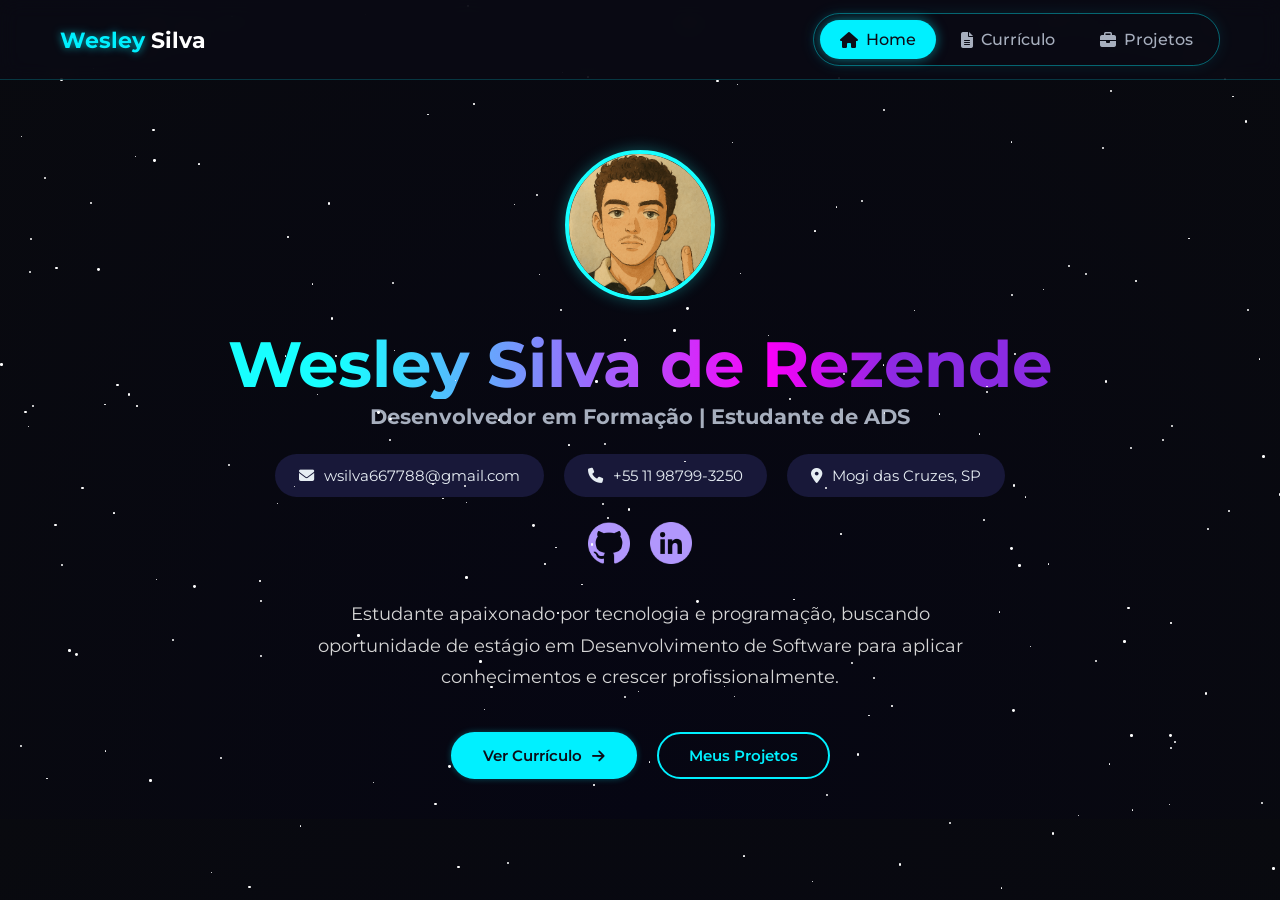
<file: index.html>
<!DOCTYPE html>
<html lang="pt-BR">
<head>
  <meta charset="UTF-8">
  <meta name="viewport" content="width=device-width, initial-scale=1.0">
  <link rel="stylesheet" href="colors.css"> <link rel="stylesheet" href="style.css">
  <link rel="stylesheet" href="https://cdnjs.cloudflare.com/ajax/libs/font-awesome/6.5.1/css/all.min.css">
  <link rel="stylesheet" href="background.css">
  <link rel="stylesheet" href="style_index.css">
  <link href="https://fonts.googleapis.com/css2?family=Montserrat:wght@400;500;700;800&display=swap" rel="stylesheet">
  <link rel="icon" type="image/png" href="img/favicon-96x96.png" sizes="96x96" />
  <link rel="icon" type="imagem/svg+xml" href="img/favicon.svg" />
  <link rel="ícone do atalho" href="img/favicon.ico" />
  <link rel="apple-touch-icon" sizes="180x180" href="img/apple-touch-icon.png" />
  <link rel="manifest" href="img/site.webmanifest" />

  <title>Portfólio | Wesley Silva</title>
</head>
<body>

  <nav class="navbar">
    <div class="logo">
    <a href="index.html" class="logo">
        <span class="nome">Wesley</span>
        <span class="sobrenome">Silva</span>
  </a>
    </div>

    <ul class="menu">
      <li><a href="index.html" class="ativo"><i class="fa-solid fa-house"></i> Home</a></li>
      <li><a href="curriculo.html"><i class="fa-solid fa-file-lines"></i> Currículo</a></li>
      <li><a href="projetos.html"><i class="fa-solid fa-briefcase"></i> Projetos</a></li>
    </ul>
  </nav>

  <main class="hero-content" id="home">

    <img src="img/eu.png" alt="Foto de Wesley Silva" class="foto-perfil">



    <h1>Wesley Silva de Rezende</h1>
    <h2>Desenvolvedor em Formação | Estudante de ADS</h2>

    <div class="contato-container">
      <a href="mailto:wsilva667788@gmail.com" class="info-box">
        <i class="fa-solid fa-envelope"></i>
        <span>wsilva667788@gmail.com</span>
      </a>

      <a href="tel:+5511987993250" class="info-box">
        <i class="fa-solid fa-phone"></i>
        <span>+55 11 98799-3250</span>
      </a>

      <div class="info-box">
        <i class="fa-solid fa-location-dot"></i>
        <span>Mogi das Cruzes, SP</span>
      </div>
    </div>

    <div class="social-links">
      <a href="https://github.com/SlvWes" target="_blank">
        <img src="img/github.png" alt="GitHub">
      </a>
      <a href="https://www.linkedin.com/in/wesley-s-rezende" target="_blank">
        <img src="img/linkedin.png" alt="LinkedIn">
      </a>
    </div>

    <div class="descricao">
      <p>
        Estudante apaixonado por tecnologia e programação, buscando oportunidade de estágio
        em Desenvolvimento de Software para aplicar conhecimentos e crescer profissionalmente.
      </p>
    </div>

    <div class="botoes-acao">
      <a href="curriculo.html" class="botao botao-primario" >
        Ver Currículo <i class="fa-solid fa-arrow-right"></i>
      </a>
      <a href="projetos.html" class="botao botao-secundario">Meus Projetos</a>
    </div>
  </main>

  <script src="script.js"></script>
</body>
</html>
</file>
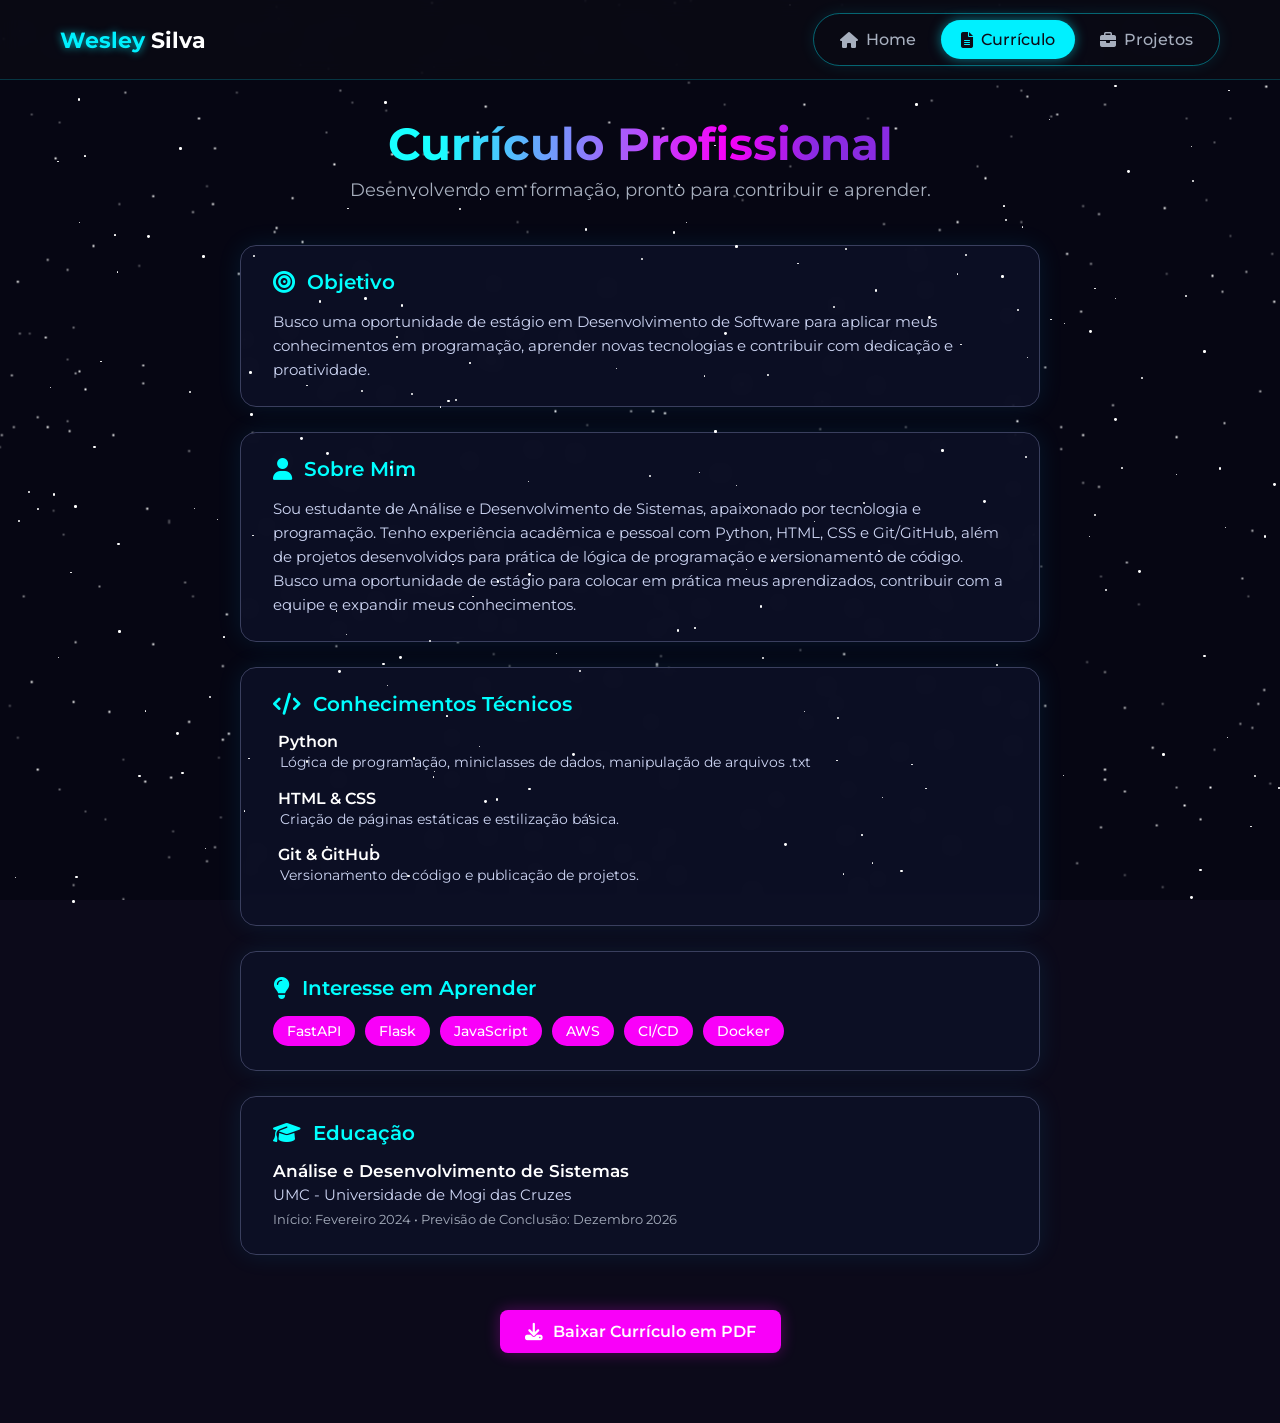
<file: curriculo.html>
<!DOCTYPE html>
<html lang="pt-BR">
<head>
  <meta charset="UTF-8">
  <meta name="viewport" content="width=device-width, initial-scale=1.0">
  <link rel="stylesheet" href="colors.css">
  <link rel="stylesheet" href="style.css"> <link rel="stylesheet" href="https://cdnjs.cloudflare.com/ajax/libs/font-awesome/6.5.1/css/all.min.css">
  <link rel="stylesheet" href="background.css">
  <link rel="stylesheet" href="style_curriculo.css"> <link href="https://fonts.googleapis.com/css2?family=Montserrat:wght@400;500;600;700&display=swap" rel="stylesheet">

  <link rel="icon" type="image/png" href="img/favicon-96x96.png" sizes="96x96" />
  <link rel="icon" type="image/svg+xml" href="img/favicon.svg" />
  <link rel="shortcut icon" href="img/favicon.ico" /> <link rel="apple-touch-icon" sizes="180x180" href="img/apple-touch-icon.png" />
  <link rel="manifest" href="img/site.webmanifest" />
  
  <title>Currículo | Wesley Silva</title>
</head>
<body>

  <nav class="navbar">
    <div class="logo">
      <a href="index.html" class="logo">
          <span class="nome">Wesley</span>
          <span class="sobrenome">Silva</span>
      </a>
    </div>

    <ul class="menu">
      <li><a href="index.html"><i class="fa-solid fa-house"></i> Home</a></li>
      <li><a href="curriculo.html" class="ativo"><i class="fa-solid fa-file-lines"></i> Currículo</a></li>
      <li><a href="projetos.html"><i class="fa-solid fa-briefcase"></i> Projetos</a></li>
    </ul>
  </nav>

  <main class="curriculo-container">
    <header class="header-curriculo">
      <h1>Currículo Profissional</h1>
      <p>Desenvolvendo em formação, pronto para contribuir e aprender.</p>
    </header>

    <div class="curriculo-card">
      <div class="card-header">
          <i class="fa-solid fa-bullseye"></i>
          <h2>Objetivo</h2>
      </div>
      <p>
          Busco uma oportunidade de estágio em Desenvolvimento de Software para aplicar meus conhecimentos em 
          programação, aprender novas tecnologias e contribuir com dedicação e proatividade.
      </p>
    </div>

    <div class="curriculo-card">
      <div class="card-header">
        <i class="fa-solid fa-user"></i>
        <h2>Sobre Mim</h2>
      </div>
      <p>
        Sou estudante de Análise e Desenvolvimento de Sistemas, apaixonado por tecnologia e programação. Tenho experiência acadêmica e pessoal com Python, HTML, CSS e Git/GitHub, além de projetos desenvolvidos para prática de lógica de programação e versionamento de código. Busco uma oportunidade de estágio para colocar em prática meus aprendizados, contribuir com a equipe e expandir meus conhecimentos.
      </p>
    </div>

    <div class="curriculo-card">
      <div class="card-header">
        <i class="fa-solid fa-code"></i>
        <h2>Conhecimentos Técnicos</h2>
      </div>
      <ul class="conhecimentos-lista">
        <li>
          <strong>Python</strong>
          <p>Lógica de programação, miniclasses de dados, manipulação de arquivos .txt</p>
        </li>
        <li>
          <strong>HTML & CSS</strong>
          <p>Criação de páginas estáticas e estilização básica.</p>
        </li>
        <li>
          <strong>Git & GitHub</strong>
          <p>Versionamento de código e publicação de projetos.</p>
        </li>
      </ul>
    </div>

    <div class="curriculo-card">
      <div class="card-header">
        <i class="fa-solid fa-lightbulb"></i>
        <h2>Interesse em Aprender</h2>
      </div>
      <div class="tags-container">
        <span class="tag">FastAPI</span>
        <span class="tag">Flask</span>
        <span class="tag">JavaScript</span>
        <span class="tag">AWS</span>
        <span class="tag">CI/CD</span>
        <span class="tag">Docker</span>
      </div>
    </div>

    <div class="curriculo-card">
      <div class="card-header">
        <i class="fa-solid fa-graduation-cap"></i>
        <h2>Educação</h2>
      </div>
      <div class="educacao-info">
        <h3>Análise e Desenvolvimento de Sistemas</h3>
        <p>UMC - Universidade de Mogi das Cruzes</p>
        <p class="educacao-periodo">Início: Fevereiro 2024 • Previsão de Conclusão: Dezembro 2026</p>
      </div>
    </div>

    <div class="download-cv-section">
        <a href="img/CurrículoWesleySilva.pdf.pdf" download class="btn-download-cv">
            <i class="fa-solid fa-download"></i> Baixar Currículo em PDF
        </a>
    </div>
  </main>
  <script src="script.js"></script>
</body>
</html>
</file>
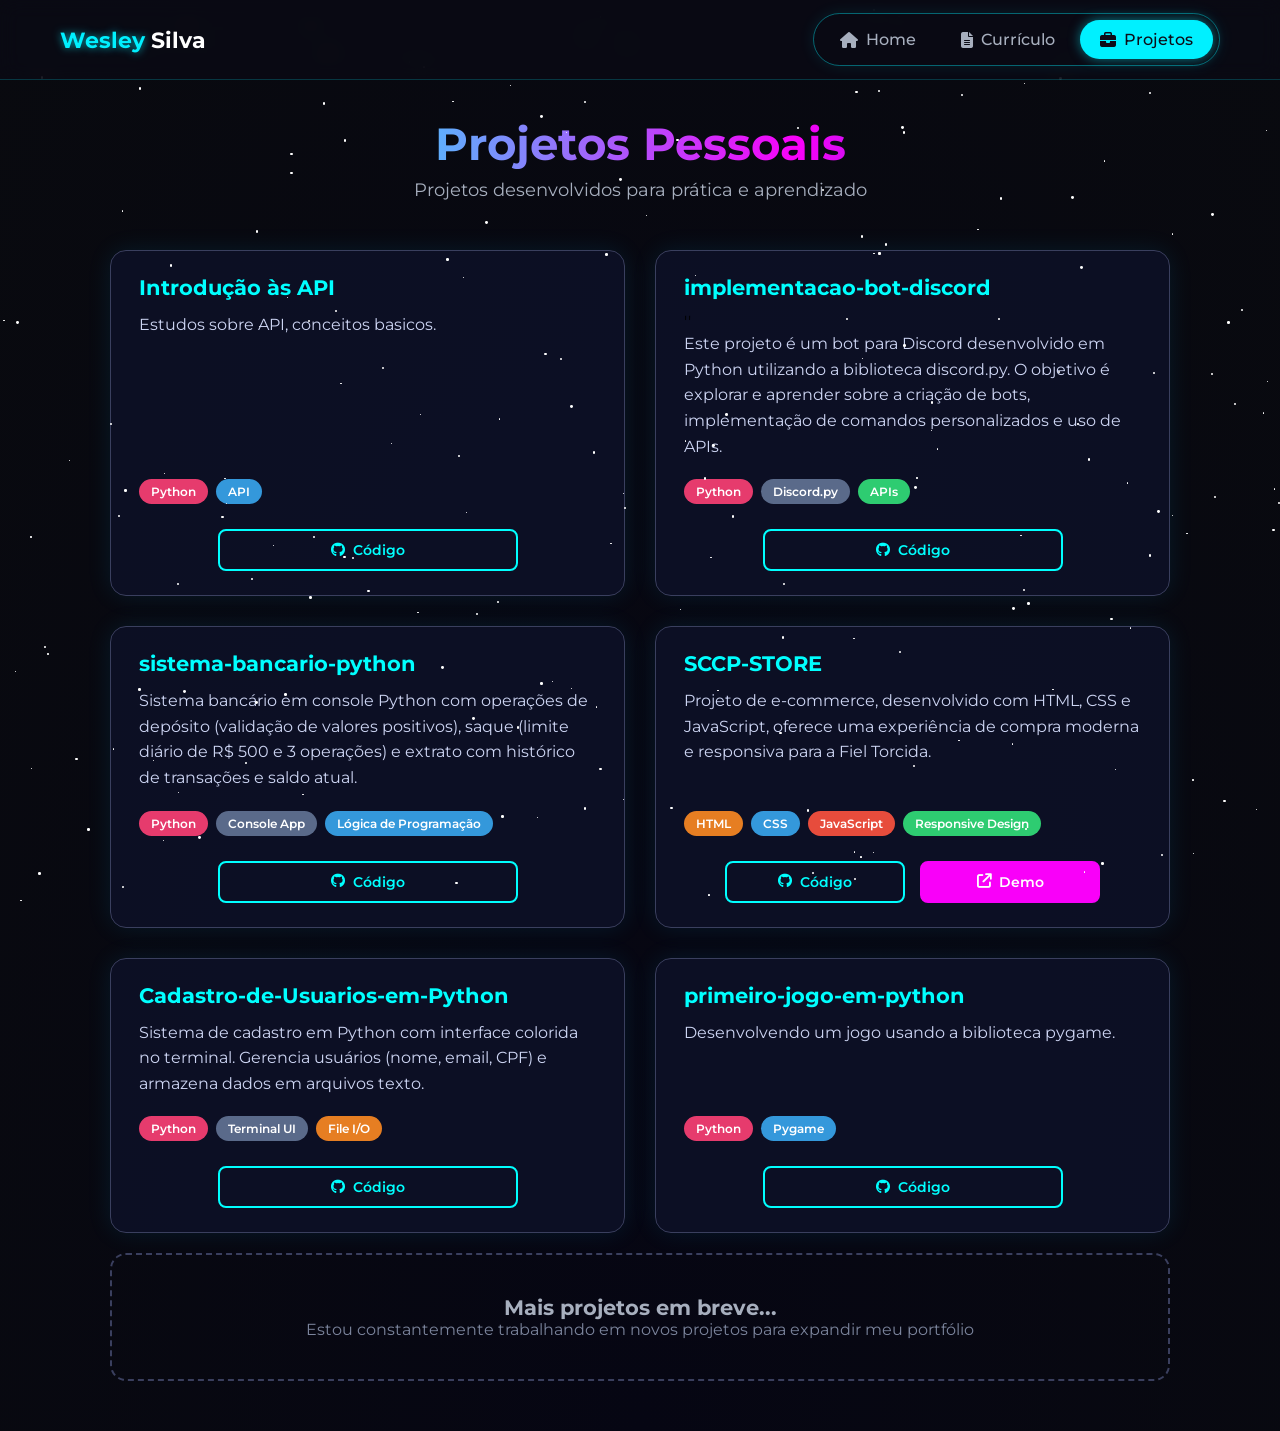
<file: projetos.html>
<!DOCTYPE html>
<html lang="pt-BR">
<head>
  <meta charset="UTF-8">
  <meta name="viewport" content="width=device-width, initial-scale=1.0">
  <title>Projetos | Wesley Silva</title>

  <link rel="icon" type="image/png" href="img/favicon-96x96.png" sizes="96x96" />
  <link rel="icon" type="imagem/svg+xml" href="img/favicon.svg" />
  <link rel="ícone do atalho" href="img/favicon.ico" />
  <link rel="apple-touch-icon" sizes="180x180" href="img/apple-touch-icon.png" />
  <link rel="manifest" href="img/site.webmanifest" />
  
  <link rel="stylesheet" href="colors.css">
  <link rel="stylesheet" href="style.css"> <link rel="stylesheet" href="style_projetos.css"> <link rel="stylesheet" href="https://cdnjs.cloudflare.com/ajax/libs/font-awesome/6.5.1/css/all.min.css"> <link rel="stylesheet" href="background.css">
  <link href="https://fonts.googleapis.com/css2?family=Montserrat:wght@400;500;600;700&display=swap" rel="stylesheet">
</head>
<body>

  <nav class="navbar">
    <div class="logo">
      <a href="index.html" class="logo">
          <span class="nome">Wesley</span>
          <span class="sobrenome">Silva</span>
      </a>
    </div>

    <ul class="menu">
      <li><a href="index.html"><i class="fa-solid fa-house"></i> Home</a></li>
      <li><a href="curriculo.html"><i class="fa-solid fa-file-lines"></i> Currículo</a></li>
      <li><a href="projetos.html" class="ativo"><i class="fa-solid fa-briefcase"></i> Projetos</a></li>
    </ul>
  </nav>

  <main class="projects-container">
    <header class="projects-header">
      <h1>Projetos Pessoais</h1>
      <p>Projetos desenvolvidos para prática e aprendizado</p>
    </header>

    <div class="projects-grid">
      <div class="project-card">
        <h3>Introdução às API</h3>
        <p>Estudos sobre API, conceitos basicos.</p>
                <div class="project-tags">
          <span class="tag tag-pink">Python</span>
          <span class="tag tag-blue">API</span>
        </div>
        <div class="project-links">
          <a href="https://github.com/SlvWes/Portfolio.git" target="_blank" class="btn btn-code"><i class="fa-brands fa-github"></i> Código</a>
        </div>
      </div>

      <div class="project-card">
        <h3>implementacao-bot-discord</h3>''
        <p>Este projeto é um bot para Discord desenvolvido em Python utilizando a biblioteca discord.py. O objetivo é explorar e aprender sobre a criação de bots, implementação de comandos personalizados e uso de APIs.</p>
        <div class="project-tags">
          <span class="tag tag-pink">Python</span>
          <span class="tag tag-grey">Discord.py</span>
          <span class="tag tag-green">APIs</span>
        </div>
        <div class="project-links">
          <a href="https://github.com/SlvWes/implementacao-bot-discord" target="_blank" class="btn btn-code"><i class="fa-brands fa-github"></i> Código</a>
        </div>
      </div>

      <div class="project-card">
        <h3>sistema-bancario-python</h3>
        <p>Sistema bancário em console Python com operações de depósito (validação de valores positivos), saque (limite diário de R$ 500 e 3 operações) e extrato com histórico de transações e saldo atual.</p>
        <div class="project-tags">
          <span class="tag tag-pink">Python</span>
          <span class="tag tag-grey">Console App</span>
          <span class="tag tag-blue">Lógica de Programação</span>
        </div>
        <div class="project-links">
          <a href="https://github.com/SlvWes/sistema-bancario-python" target="_blank" class="btn btn-code"><i class="fa-brands fa-github"></i> Código</a>
        </div>
      </div>

      <div class="project-card">
        <h3>SCCP-STORE</h3>
        <p>Projeto de e-commerce, desenvolvido com HTML, CSS e JavaScript, oferece uma experiência de compra moderna e responsiva para a Fiel Torcida.</p>
        <div class="project-tags">
          <span class="tag tag-orange">HTML</span>
          <span class="tag tag-blue">CSS</span>
          <span class="tag tag-red">JavaScript</span>
          <span class="tag tag-green">Responsive Design</span>
        </div>
        <div class="project-links">
          <a href="https://github.com/SlvWes/SCCP-STORE" target="_blank" class="btn btn-code"><i class="fa-brands fa-github"></i> Código</a>
          <a href="https://slvwes.github.io/SCCP-STORE" target="_blank" class="btn btn-demo"><i class="fa-solid fa-arrow-up-right-from-square"></i> Demo</a>
        </div>
      </div>

      <div class="project-card">
        <h3>Cadastro-de-Usuarios-em-Python</h3>
        <p>Sistema de cadastro em Python com interface colorida no terminal. Gerencia usuários (nome, email, CPF) e armazena dados em arquivos texto.</p>
        <div class="project-tags">
          <span class="tag tag-pink">Python</span>
          <span class="tag tag-grey">Terminal UI</span>
          <span class="tag tag-orange">File I/O</span>
        </div>
        <div class="project-links">
          <a href="https://github.com/SlvWes/Cadastro-de-Usuarios-em-Python" target="_blank" class="btn btn-code"><i class="fa-brands fa-github"></i> Código</a>
        </div>
      </div>
            <div class="project-card">
        <h3>primeiro-jogo-em-python</h3>
        <p>Desenvolvendo um jogo usando a biblioteca pygame.</p>
        <div class="project-tags">
          <span class="tag tag-pink">Python</span>
          <span class="tag tag-blue">Pygame</span>
        </div>
        <div class="project-links">
          <a href="https://github.com/SlvWes/primeiro-jogo-em-python" target="_blank" class="btn btn-code"><i class="fa-brands fa-github"></i> Código</a>
          
        </div>
      </div>
    </div>
    </div>

    <div class="coming-soon-card">
        <h3>Mais projetos em breve...</h3>
        <p>Estou constantemente trabalhando em novos projetos para expandir meu portfólio</p>
    </div>
  </main>
  <script src="script.js"></script>
</body>
</html>
</file>
<file: colors.css>
:root {
    /* CORES */
    --cor-fundo-principal: #060613;
    --cor-botao-contatos: rgba(26, 26, 61, 0.9);
    --cor-botao-contatos-mouse: #171736;
    --gradiente-texto-titulo: linear-gradient(90deg, var(--cor-destaque-ciano) 0%, var(--cor-destaque-magenta) 100%);

    /* GRADIENTE */
    --cor-destaque-ciano: #18FFFF; 
    --cor-destaque-magenta: #F900F9;
    --cor-destaque-roxo: #8A2BE2;
    --gradiente-texto-titulo: linear-gradient(90deg, 
    var(--cor-destaque-ciano) 15%,
    var(--cor-destaque-magenta) 65%,
    var(--cor-destaque-roxo) 80%
    );
}
</file>
<file: style.css>
/* ============================= */
/* RESET E FONTE PADRÃO */
/* ============================= */
* {
  font-family: "Montserrat", sans-serif;
  margin: 0;
  padding: 0;
  box-sizing: border-box;
}

/* ============================= */
/* NAVBAR FIXA E ESTILIZADA */
/* ============================= */
.navbar {
    position: fixed;
    top: 0;
    left: 0;
    width: 100%;
    height: 80px;
    background-color: rgba(10, 10, 20, 0.8);
    backdrop-filter: blur(10px);
    border-bottom: 1px solid rgba(0, 240, 255, 0.2);
    display: flex;
    align-items: center;
    justify-content: space-between;
    padding: 0 60px;
    z-index: 1000;
}

/* Nome "Wesley Silva" com efeito de brilho */
.logo {
    font-size: 1.4rem;
    font-weight: 700;
    user-select: none;
    text-decoration: none; /* LINHA ADICIONADA PARA REMOVER O SUBLINHADO */
}

.logo .nome {
    color: #00f0ff;
    text-shadow: 0 0 8px rgba(0, 240, 255, 0.7);
}

.logo .sobrenome {
    color: #fff;
}

/* Contêiner do menu com borda arredondada */
.menu {
    list-style: none;
    display: flex;
    gap: 5px;
    border: 1px solid rgba(0, 240, 255, 0.4);
    border-radius: 50px;
    padding: 6px;
    box-shadow: 0 0 15px rgba(0, 240, 255, 0.1);
}


/* Estilo para a Foto de Perfil na Página Inicial */
.foto-perfil {
    width: 150px; /* Largura da imagem, ajuste se necessário */
    height: 150px; /* Altura da imagem, deve ser igual à largura */
    border-radius: 50%; /* Deixa a imagem perfeitamente redonda */
    border: 4px solid var(--cor-destaque-ciano); /* Borda usando a cor do seu tema */
    box-shadow: 0 0 15px rgba(24, 255, 255, 0.3); /* Sombra para dar um brilho */
    object-fit: cover; /* Garante que a imagem preencha o círculo sem distorcer */
    margin-bottom: 25px; /* Espaço entre a foto e o título */
}


h1 {
  /* Supondo que --gradiente-texto-titulo esteja em colors.css */
  background-image: var(--gradiente-texto-titulo); 
  background-clip: text;
  -webkit-background-clip: text;
  color: transparent;
  font-weight: 700;
  line-height: 1.1;
  margin-bottom: 5px;
  overflow: visible;
  white-space: nowrap;
  font-size: clamp(2rem, 5vw, 4rem);
}

/* ============================= */
/* SUBTÍTULO */
/* ============================= */
h2 {
  color: #a7afbe;
  font-size: clamp(1rem, 2vw, 1.3rem);
  margin-top: 0;
  margin-bottom: 25px;
}
.menu li {
    display: inline-block;
}

/* Estilo geral dos links do menu */
.menu a {
    text-decoration: none;
    color: #A7AFBE;
    font-weight: 500;
    padding: 10px 20px;
    border-radius: 30px;
    transition: all 0.3s ease;
    display: flex;
    align-items: center;
    gap: 8px;
}

/* Efeito hover para os links NÃO ativos */
.menu a:not(.ativo):hover {
  background-color: transparent;
  border: 2px solid #00f0ff;
  color: #00f0ff;
  background-color: rgba(0, 240, 255, 0.15);
  box-shadow: 0 0 12px rgba(0, 240, 255, 0.3);
  transform: translateY(-3px);
}

/* Estilo do item ATIVO (com fundo) */
.menu a.ativo {
    background-color: #00f0ff;
    color: #0d0d18;
    box-shadow: 0 0 12px rgba(0, 240, 255, 0.5);
}

/* Espaço para o conteúdo não ficar escondido atrás da navbar */
body {
  padding-top: 90px;
}
</file>
<file: background.css>
body {
    margin: 0;
    background: radial-gradient(ellipse at bottom, #060613 0%, #090A0F 100%);
}


.star {
    position: absolute;
    background-color: #ffffff;
    border-radius: 50%;
    animation-name: blink;
    animation-iteration-count: infinite;
    animation-direction: alternate;
}

@keyframes blink {
    0% {
        opacity: 0.1;
    }
    50% {
        opacity: 1;
    }
    100% {
        opacity: 0.1;
    }
}

.star {
    position: absolute;
    background-color: #ffffff;
    border-radius: 50%;
    animation-name: blink;
    animation-iteration-count: infinite;
    animation-direction: alternate;
    animation-timing-function: ease-in-out;
}


.seu-conteudo {
    position: relative;
    z-index: 1;
    color: white;
    text-align: center;
    padding-top: 50px;
    font-family: sans-serif;
}
</file>
<file: style_index.css>
/* RESET */
* {
  font-family: "Montserrat", sans-serif;
  margin: 0;
  padding: 0;
  box-sizing: border-box;
}

/* NAVBAR */
.navbar {
    position: fixed;
    top: 0;
    left: 0;
    width: 100%;
    height: 80px;
    background-color: rgba(10, 10, 20, 0.8);
    backdrop-filter: blur(10px);
    border-bottom: 1px solid rgba(0, 240, 255, 0.2);
    display: flex;
    align-items: center;
    justify-content: space-between;
    padding: 0 60px;
    z-index: 1000;
}

.logo {
    font-size: 1.4rem;
    font-weight: 700;
    user-select: none;
    text-decoration: none;
}

.logo .nome {
    color: #00f0ff;
    text-shadow: 0 0 8px rgba(0, 240, 255, 0.7);
}

.logo .sobrenome {
    color: #fff;
}

.menu {
    list-style: none;
    display: flex;
    gap: 5px;
    border: 1px solid rgba(0, 240, 255, 0.4);
    border-radius: 50px;
    padding: 6px;
    box-shadow: 0 0 15px rgba(0, 240, 255, 0.1);
}

.menu li {
    display: inline-block;
}

.menu a {
    text-decoration: none;
    color: #A7AFBE;
    font-weight: 500;
    padding: 10px 20px;
    border-radius: 30px;
    transition: all 0.3s ease;
    display: flex;
    align-items: center;
    gap: 8px;
}

.menu a:not(.ativo):hover {
  background-color: transparent;
  border: 2px solid #00f0ff;
  color: #00f0ff;
  background-color: rgba(0, 240, 255, 0.15);
  box-shadow: 0 0 12px rgba(0, 240, 255, 0.3);
  transform: translateY(-3px);
}

.menu a.ativo {
    background-color: #00f0ff;
    color: #0d0d18;
    box-shadow: 0 0 12px rgba(0, 240, 255, 0.5);
}

body {
  padding-top: 90px;
}

/* CONTEÚDO PRINCIPAL */
.hero-content {
  text-align: center;
  max-width: 900px;
  padding: 0 20px;
  margin: 60px auto 40px auto;
}

/* CONTATOS */
.contato-container {
  display: flex;
  justify-content: center;
  align-items: center;
  flex-wrap: wrap;
  gap: 20px;
  margin-bottom: 25px;
}

.info-box {
  display: flex;
  align-items: center;
  background-color: var(--cor-botao-contatos); 
  color: #e6edf3;
  padding: 12px 24px;
  border-radius: 50px;
  gap: 10px;
  font-size: 0.95rem;
  text-decoration: none;
  transition: all 0.3s ease;
}

.info-box:hover {
  transform: translateY(-2px);
  background-color: var(--cor-botao-contatos-mouse);
  box-shadow: 0 0 15px rgba(0, 0, 0, 0.3);
}

/* ÍCONES SOCIAIS */
.social-links {
  display: flex;
  justify-content: center;
  gap: 20px;
  margin: 10px 0 30px 0;
}

.social-links a img {
  width: 42px;
  height: 42px;
  transition: transform 0.3s ease, filter 0.3s ease;
}

.social-links a img:hover {
  transform: scale(1.1);
  filter: brightness(1.2);
}

/* DESCRIÇÃO */
.hero-content p {
  color: #d6d6d6;
  font-size: clamp(1rem, 1.5vw, 1.15rem);
  line-height: 1.7;
  max-width: 700px;
  margin: 0 auto 40px auto;
}

/* BOTÕES */
.botoes-acao {
  display: flex;
  justify-content: center;
  align-items: center;
  flex-wrap: wrap;
  gap: 20px;
  margin-top: 10px;
}

.botao {
  display: inline-flex;
  align-items: center;
  justify-content: center;
  gap: 10px;
  font-weight: 600;
  text-decoration: none;
  padding: 12px 30px;
  border-radius: 50px;
  font-size: 0.95rem;
  cursor: pointer;
  transition: all 0.3s ease;
}

.botao-primario {
  background-color: #00f0ff;
  color: #0d0d18;
  border: 2px solid #00f0ff;
  box-shadow: 0 0 6px rgba(0, 240, 255, 0.3);
}

.botao-primario:hover {
  transform: translateY(-3px);
  box-shadow: 0 0 10px rgba(0, 240, 255, 0.6);
}

.botao-secundario {
  background-color: transparent;
  border: 2px solid #00f0ff;
  color: #00f0ff;
}

.botao-secundario:hover {
  background-color: rgba(0, 240, 255, 0.15);
  box-shadow: 0 0 12px rgba(0, 240, 255, 0.3);
  transform: translateY(-3px);
}

.botao i {
  font-size: 0.9rem;
  transition: transform 0.3s ease;
}

.botao-primario:hover i {
  transform: translateX(5px);
}
</file>
<file: style_curriculo.css>
/* RESET */
* {
    margin: 0;
    padding: 0;
    box-sizing: border-box;
}

/* BODY */
body {
    display: block;
    height: auto;
    font-family: 'Montserrat', sans-serif;
    background-color: #0c0a1a;
    background-image: url(img/image.png); 
    background-size: cover;
    background-attachment: fixed; 
    background-position: center;
    color: #e0e0e0;
    padding-top: 120px;
    padding-bottom: 50px; 
}

/* CONTAINER */
.curriculo-container {
    display: flex;
    flex-direction: column;
    align-items: center;
    gap: 25px;
    width: 100%;
    padding: 0 20px;
}

/* HEADER */
.header-curriculo {
    text-align: center;
    margin-bottom: 20px;
    max-width: 800px;
}

.header-curriculo h1 {
    background-image: var(--gradiente-texto-titulo); 
    background-clip: text;
    -webkit-background-clip: text;
    color: transparent;
    font-size: clamp(2rem, 5vw, 2.8rem);
    font-weight: 700;
}

.header-curriculo p {
    font-size: clamp(1rem, 2.5vw, 1.1rem);
    color: #a7afbe;
    margin-top: 10px;
}

/* CARDS */
.curriculo-card {
    background-color: rgba(13, 17, 39, 0.85);
    backdrop-filter: blur(5px);
    border: 1px solid #3a3f5e;
    border-radius: 16px;
    padding: 24px 32px;
    max-width: 800px;
    width: 100%;
    box-shadow: 0 0 25px rgba(0, 191, 255, 0.1);
    text-align: left;
}

.card-header {
    display: flex;
    align-items: center;
    gap: 12px;
    margin-bottom: 16px;
}

.card-header i {
    font-size: 22px;
    color: #00ffff;
}

.card-header h2 {
    font-size: 20px;
    font-weight: 600;
    color: #00ffff;
    margin: 0; 
}

.curriculo-card p {
    font-size: 15px;
    line-height: 1.6;
    color: #cdd5f3;
}

/* CONHECIMENTOS */
.conhecimentos-lista {
    list-style: none;
    padding-left: 5px;
}

.conhecimentos-lista li {
    margin-bottom: 15px;
}

.conhecimentos-lista li strong {
    color: #fff;
    font-weight: 600;
    font-size: 16px;
}

.conhecimentos-lista li p {
    font-size: 14px;
    padding-left: 2px;
}

/* TAGS */
.tags-container {
    display: flex;
    flex-wrap: wrap;
    gap: 10px;
}

.tag {
    background-color: #F900F9; 
    color: #fff;
    padding: 6px 14px;
    border-radius: 20px;
    font-size: 14px;
    font-weight: 500;
}

/* EDUCAÇÃO */
.educacao-info h3 {
    color: #fff;
    font-size: 17px;
    font-weight: 600;
}

.educacao-info p {
    font-size: 15px;
    margin-top: 2px;
}

.educacao-periodo {
    font-size: 13px !important; 
    color: #a7afbe !important;
    margin-top: 8px;
}

.tags-container {
    display: flex;
    flex-wrap: wrap;
    gap: 10px;
}

.tag {
    background-color: #F900F9; 
    color: #fff;
    padding: 6px 14px;
    border-radius: 20px;
    font-size: 14px;
    font-weight: 500;
    transition: background-color 0.3s ease, transform 0.3s ease; 
}

.tag:hover {
    background-color: #c200c2;
    transform: translateY(-2px);
}

/* BOTÃO DOWNLOAD */
.download-cv-section {
    text-align: center;
    margin-top: 30px;
    margin-bottom: 20px;
    max-width: 800px;
    width: 100%;
}

.btn-download-cv {
    display: inline-flex;
    align-items: center;
    gap: 10px;
    background-color: #F900F9;
    color: #fff;
    padding: 12px 25px;
    border-radius: 8px;
    text-decoration: none;
    font-weight: 600;
    font-size: 1rem;
    box-shadow: 0 0 15px rgba(249, 0, 249, 0.3);
    transition: background-color 0.3s ease, transform 0.3s ease, box-shadow 0.3s ease;
}

.btn-download-cv:hover {
    background-color: #c200c2;
    transform: translateY(-3px);
    box-shadow: 0 5px 20px rgba(249, 0, 249, 0.5);
}

.btn-download-cv i {
    font-size: 1.1rem;
}
</file>
<file: style_projetos.css>
/* LAYOUT */
body {
    display: block;
    height: auto;
    padding-top: 120px;
    padding-bottom: 50px;
}

.projects-container {
    max-width: 1100px;
    margin: 0 auto;
    padding: 0 20px;
}

.projects-header {
    text-align: center;
    margin-bottom: 50px;
}

.projects-header h1 {
    background-image: var(--gradiente-texto-titulo); 
    background-clip: text;
    -webkit-background-clip: text;
    color: transparent;
    font-size: clamp(2rem, 5vw, 2.8rem);
    font-weight: 700;
}

.projects-header p {
    font-size: clamp(1rem, 2.5vw, 1.1rem);
    color: #a7afbe;
    margin-top: 10px;
}

/* GRID */
.projects-grid {
    display: grid;
    grid-template-columns: repeat(auto-fit, minmax(350px, 1fr));
    gap: 30px;
}

/* CARD */
.project-card {
    background-color: rgba(13, 17, 39, 0.85);
    border: 1px solid #3a3f5e;
    border-radius: 16px;
    padding: 24px 28px;
    box-shadow: 0 0 25px rgba(0, 191, 255, 0.1);
    display: flex;
    flex-direction: column;
    transition: transform 0.3s ease, box-shadow 0.3s ease;
}

.project-card:hover {
    transform: translateY(-5px);
    box-shadow: 0 8px 30px rgba(0, 191, 255, 0.2);
}

.project-card h3 {
    color: #00ffff;
    font-size: 1.3rem;
    margin-bottom: 12px;
}

.project-card p {
    color: #cdd5f3;
    line-height: 1.6;
    flex-grow: 1;
    margin-bottom: 20px;
}

/* TAGS */
.project-tags {
    display: flex;
    flex-wrap: wrap;
    gap: 8px;
    margin-bottom: 25px;
}

.project-tags .tag {
    padding: 5px 12px;
    border-radius: 20px;
    font-size: 0.75rem;
    font-weight: 600;
    color: #fff;
}

.tag.tag-pink { background-color: #E63B6D; }
.tag.tag-grey { background-color: #5A6A8A; }
.tag.tag-orange { background-color: #E67E22; }
.tag.tag-blue { background-color: #3498DB; }
.tag.tag-green { background-color: #2ECC71; }
.tag.tag-red { background-color: #E74C3C; }


/* BOTÕES */
.project-links {
    display: flex;
    justify-content: center;
    gap: 15px;
    margin-top: auto; 
}

.btn {
    text-decoration: none;
    padding: 10px 15px;
    border-radius: 8px;
    font-weight: 600;
    font-size: 0.9rem;
    display: inline-flex;
    align-items: center;
    justify-content: center;
    gap: 8px;
    transition: all 0.3s ease;
    width: 150px;
}

.btn-code {
    background-color: transparent;
    border: 2px solid #00ffff;
    color: #00ffff;
}
.btn-code:hover {
    background-color: rgba(0, 240, 255, 0.15);
    box-shadow: 0 0 12px rgba(0, 240, 255, 0.3);
}

/* CARD EM BREVE */
.coming-soon-card {
    grid-column: 1 / -1;
    text-align: center;
    border: 2px dashed #3a3f5e;
    border-radius: 16px;
    padding: 40px;
    margin-top: 20px;
}
.coming-soon-card h3 {
    color: #a7afbe;
    font-size: 1.3rem;
}
.coming-soon-card p {
    color: #7b849c;
}

/* BOTÕES */
.project-links {
    display: flex;
    justify-content: center;
    gap: 15px;
    margin-top: auto;
    flex-wrap: wrap; 
}

.btn {
    flex: 1;
    text-decoration: none;
    padding: 10px 15px;
    border-radius: 8px;
    font-weight: 600;
    font-size: 0.9rem;
    display: inline-flex;
    align-items: center;
    justify-content: center;
    gap: 8px;
    transition: all 0.3s ease;
    min-width: 120px;
    max-width: 180px;
}

.project-links a:only-child {
    flex: none;
    width: 100%;
    max-width: 300px;
}

.btn-code {
    background-color: transparent;
    border: 2px solid #00ffff;
    color: #00ffff;
}
.btn-code:hover {
    background-color: rgba(0, 240, 255, 0.15);
    box-shadow: 0 0 12px rgba(0, 240, 255, 0.3);
}

.btn-demo {
    background-color: #F900F9;
    border: 2px solid #F900F9;
    color: #fff;
}
.btn-demo:hover {
    background-color: #c200c2;
    border-color: #c200c2;
    box-shadow: 0 0 12px rgba(249, 0, 249, 0.5);
}
</file>
